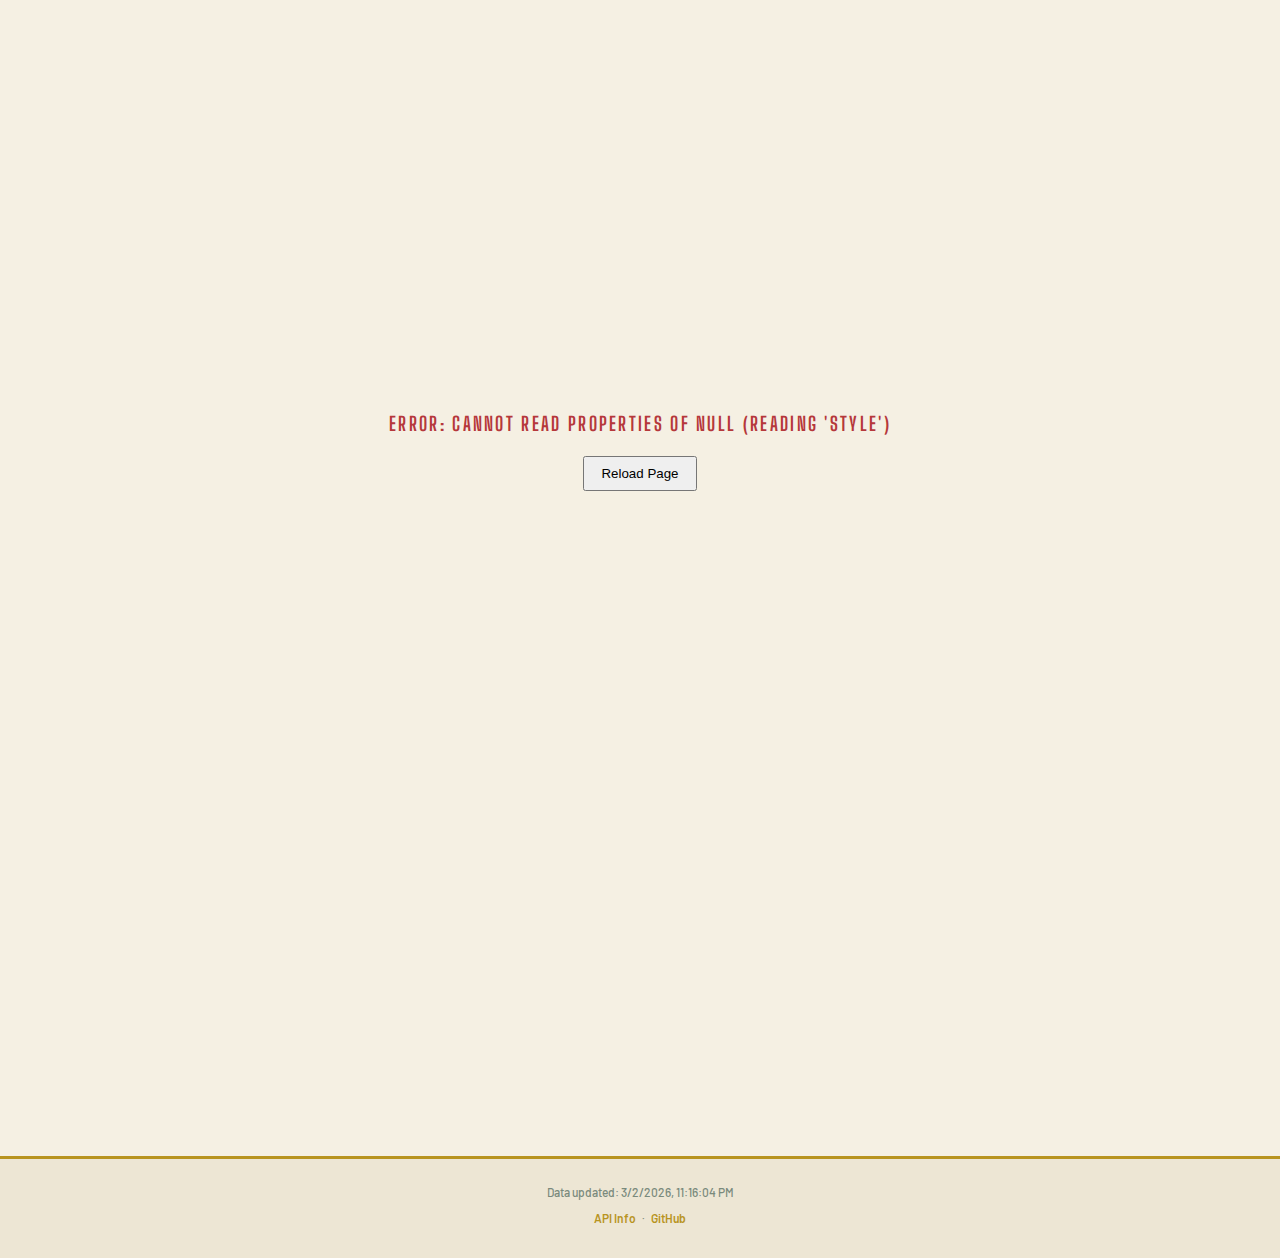
<file: docs/index.html>
<!DOCTYPE html>
<html lang="en" data-theme="dark">

<head>
    <meta charset="UTF-8">
    <meta name="viewport" content="width=device-width, initial-scale=1.0">
    <meta name="description"
        content="Interactive dashboard for EPL betting odds analysis and team performance tracking">
    <title>EPL Odds & Performance Dashboard</title>

    <!-- Favicon -->
    <link rel="icon" type="image/svg+xml" href="favicon.svg">
    <link rel="alternate icon" href="favicon.svg">
    <link rel="mask-icon" href="favicon.svg" color="#2ecc71">

    <!-- Google Fonts -->
    <link rel="preconnect" href="https://fonts.googleapis.com">
    <link rel="preconnect" href="https://fonts.gstatic.com" crossorigin>
    <link href="https://fonts.googleapis.com/css2?family=Barlow:ital,wght@0,400;0,500;0,600;0,700;1,400&family=Big+Shoulders+Display:wght@400;700;800;900&display=swap" rel="stylesheet">

    <!-- Preload critical data -->
    <link rel="preload" href="data/aggregated/team-performance-history.json" as="fetch" crossorigin>

    <!-- Styles -->
    <link rel="stylesheet" href="css/main.css">

    <!-- D3.js from CDN -->
    <script src="https://d3js.org/d3.v7.min.js"></script>
</head>

<body>
    <!-- Loading overlay -->
    <div id="loading-overlay" class="loading-overlay">
        <div class="loading-bar"></div>
        <p>Kick Off...</p>
    </div>

    <!-- Accent bar -->
    <div class="accent-bar"></div>

    <!-- Header -->
    <header class="header" id="site-header">
        <div class="container">
            <div class="header-content">
                <a href="#dashboard" class="logo">
                    <img src="favicon.svg" alt="EPL Odds" class="logo-icon">
                    <div>
                        <h1>EPL Odds</h1>
                        <p class="subtitle">Performance vs Betting Expectations</p>
                    </div>
                </a>
                <div class="header-controls">
                    <button id="theme-toggle" class="theme-toggle" aria-label="Toggle theme">
                        <svg class="theme-icon sun-icon" xmlns="http://www.w3.org/2000/svg" width="20" height="20" viewBox="0 0 24 24" fill="none" stroke="currentColor" stroke-width="2" stroke-linecap="round" stroke-linejoin="round"><circle cx="12" cy="12" r="5"/><line x1="12" y1="1" x2="12" y2="3"/><line x1="12" y1="21" x2="12" y2="23"/><line x1="4.22" y1="4.22" x2="5.64" y2="5.64"/><line x1="18.36" y1="18.36" x2="19.78" y2="19.78"/><line x1="1" y1="12" x2="3" y2="12"/><line x1="21" y1="12" x2="23" y2="12"/><line x1="4.22" y1="19.78" x2="5.64" y2="18.36"/><line x1="18.36" y1="5.64" x2="19.78" y2="4.22"/></svg>
                        <svg class="theme-icon moon-icon" xmlns="http://www.w3.org/2000/svg" width="20" height="20" viewBox="0 0 24 24" fill="none" stroke="currentColor" stroke-width="2" stroke-linecap="round" stroke-linejoin="round"><path d="M21 12.79A9 9 0 1 1 11.21 3 7 7 0 0 0 21 12.79z"/></svg>
                    </button>
                </div>
            </div>
        </div>
    </header>

    <!-- Main Content -->
    <main class="main-content">
        <div class="container">
            <!-- Dashboard View (default) -->
            <div id="dashboard-view" class="view">
                <!-- Stats Strip -->
                <section class="stats-strip reveal">
                    <div class="stat-item">
                        <span class="stat-label">Matches</span>
                        <span class="stat-value" id="stat-matches">-</span>
                    </div>
                    <div class="stat-divider"></div>
                    <div class="stat-item">
                        <span class="stat-label">Teams</span>
                        <span class="stat-value" id="stat-teams">-</span>
                    </div>
                    <div class="stat-divider"></div>
                    <div class="stat-item">
                        <span class="stat-label">Correlation</span>
                        <span class="stat-value" id="stat-correlation">-</span>
                        <span class="stat-subtitle">Prediction Accuracy</span>
                    </div>
                    <div class="stat-divider"></div>
                    <div class="stat-item">
                        <span class="stat-label">Upcoming</span>
                        <span class="stat-value" id="stat-upcoming">-</span>
                    </div>
                </section>

                <!-- Upcoming Matches Strip -->
                <section class="upcoming-strip reveal reveal-delay-1">
                    <div class="upcoming-scroll" id="upcoming-matches-strip">
                        <!-- Populated by JavaScript -->
                    </div>
                </section>

                <!-- Performance Chart Section -->
                <section class="chart-section reveal reveal-delay-2">
                    <div class="section-header">
                        <h2>Team Performance vs Spreads</h2>
                        <p class="section-description">
                            Net Performance = (Actual Goal Difference) + (Spread).
                            Positive values indicate outperformance against betting expectations.
                        </p>
                    </div>
                    <div class="chart-controls">
                        <label>
                            Sort by:
                            <select id="chart-sort">
                                <option value="performance">Performance</option>
                                <option value="alphabetical">Alphabetical</option>
                            </select>
                        </label>
                        <label>
                            Show:
                            <select id="chart-filter">
                                <option value="all">All Matches</option>
                                <option value="last10">Last 10 Matches</option>
                                <option value="last5">Last 5 Matches</option>
                                <option value="season">This Season</option>
                            </select>
                        </label>
                        <label>
                            Location:
                            <select id="chart-location">
                                <option value="all">Home + Away</option>
                                <option value="home">Home Only</option>
                                <option value="away">Away Only</option>
                            </select>
                        </label>
                        <label>
                            Bookmaker:
                            <select id="chart-bookmaker">
                                <option value="consensus">Consensus (Avg)</option>
                                <!-- Dynamic options populated by JavaScript -->
                            </select>
                        </label>
                    </div>
                    <div id="performance-chart" class="chart-container"></div>
                </section>

                <!-- Historical Trends Preview -->
                <section class="chart-section reveal reveal-delay-3">
                    <div class="section-header">
                        <h2>Historical Trends (Top 5 Teams)</h2>
                        <p class="section-description">
                            Cumulative net performance over time for top performing teams.
                        </p>
                    </div>
                    <div id="historical-trends" class="chart-container"></div>
                </section>
            </div><!-- End dashboard-view -->

            <!-- Team Detail View (hidden by default) -->
            <div id="team-detail-view" class="view" style="display: none;">
                <nav class="breadcrumb">
                    <a href="#" id="back-to-dashboard">Dashboard</a>
                </nav>

                <div class="team-header">
                    <h1 id="team-name">Team Name</h1>
                    <div class="team-stats">
                        <div class="team-stat">
                            <span class="label">Net Performance</span>
                            <span class="value" id="team-net-perf">0.00</span>
                        </div>
                        <div class="stat-divider"></div>
                        <div class="team-stat">
                            <span class="label">Matches</span>
                            <span class="value" id="team-matches">0</span>
                        </div>
                        <div class="stat-divider"></div>
                        <div class="team-stat">
                            <span class="label">Win Rate (Moneyline)</span>
                            <span class="value" id="team-win-rate">0%</span>
                        </div>
                        <div class="stat-divider"></div>
                        <div class="team-stat">
                            <span class="label">Spread Cover Rate</span>
                            <span class="value" id="team-cover-rate">0%</span>
                        </div>
                    </div>
                </div>

                <section class="chart-section">
                    <h2>Home vs Away Performance</h2>
                    <p class="section-description">
                        Win Rate = % of matches won outright (W/L/D).
                        Spread Cover Rate = % of matches where team beat the betting spread.
                    </p>
                    <div class="home-away-breakdown">
                        <div class="location-stat">
                            <h3>Home</h3>
                            <div class="location-details">
                                <p><strong>Net Performance:</strong> <span id="home-net-perf">-</span></p>
                                <p><strong>Matches:</strong> <span id="home-matches">-</span></p>
                                <p><strong>Win Rate (Moneyline):</strong> <span id="home-win-rate">-</span></p>
                                <p><strong>Spread Cover Rate:</strong> <span id="home-cover-rate">-</span></p>
                            </div>
                        </div>
                        <div class="location-divider"></div>
                        <div class="location-stat">
                            <h3>Away</h3>
                            <div class="location-details">
                                <p><strong>Net Performance:</strong> <span id="away-net-perf">-</span></p>
                                <p><strong>Matches:</strong> <span id="away-matches">-</span></p>
                                <p><strong>Win Rate (Moneyline):</strong> <span id="away-win-rate">-</span></p>
                                <p><strong>Spread Cover Rate:</strong> <span id="away-cover-rate">-</span></p>
                            </div>
                        </div>
                    </div>
                </section>

                <!-- Performance by Bookmaker -->
                <section class="chart-section" id="bookmaker-comparison-section">
                    <h2>Performance by Bookmaker</h2>
                    <p class="section-description">
                        How this team performs against different bookmakers' spreads.
                    </p>
                    <div id="bookmaker-comparison-table">
                        <table class="odds-table">
                            <thead>
                                <tr>
                                    <th>Bookmaker</th>
                                    <th>Net Performance</th>
                                    <th>Cover Rate</th>
                                    <th>Matches w/ Data</th>
                                </tr>
                            </thead>
                            <tbody id="bookmaker-comparison-body">
                            </tbody>
                        </table>
                    </div>
                </section>

                <section class="chart-section">
                    <h2>Performance Distribution</h2>
                    <p class="section-description">
                        Breakdown of match results and spread betting performance.
                    </p>
                    <div class="pie-charts-container">
                        <div class="pie-chart-wrapper">
                            <h3>Match Results</h3>
                            <div id="results-pie-chart" class="chart-container"></div>
                        </div>
                        <div class="pie-chart-wrapper">
                            <h3>Spread Performance</h3>
                            <div id="covers-pie-chart" class="chart-container"></div>
                        </div>
                    </div>
                </section>

                <section class="chart-section">
                    <h2>Performance Trend</h2>
                    <div id="team-trend-chart" class="chart-container"></div>
                </section>

                <section class="table-section">
                    <h2>Match History</h2>
                    <div class="table-container">
                        <table class="match-history-table">
                            <thead>
                                <tr>
                                    <th>Date</th>
                                    <th>Opponent</th>
                                    <th>Location</th>
                                    <th>Score</th>
                                    <th>Result</th>
                                    <th>Expected (Spread)</th>
                                    <th>Actual Margin</th>
                                    <th>Net Performance</th>
                                    <th>Beat Spread?</th>
                                </tr>
                            </thead>
                            <tbody id="match-history-body">
                                <!-- Populated by JavaScript -->
                            </tbody>
                        </table>
                    </div>
                </section>
            </div>
        </div>
    </main>

    <!-- Footer -->
    <footer class="footer">
        <div class="container">
            <p>Data updated: <span id="last-updated">-</span></p>
            <p>
                <a href="api.html">API Info</a> <span class="footer-sep">&middot;</span>
                <a href="https://github.com/adarshs02/pl-odds" target="_blank">GitHub</a>
            </p>
        </div>
    </footer>

    <!-- JavaScript Modules -->
    <script type="module" src="js/app.js"></script>
</body>

</html>
</file>
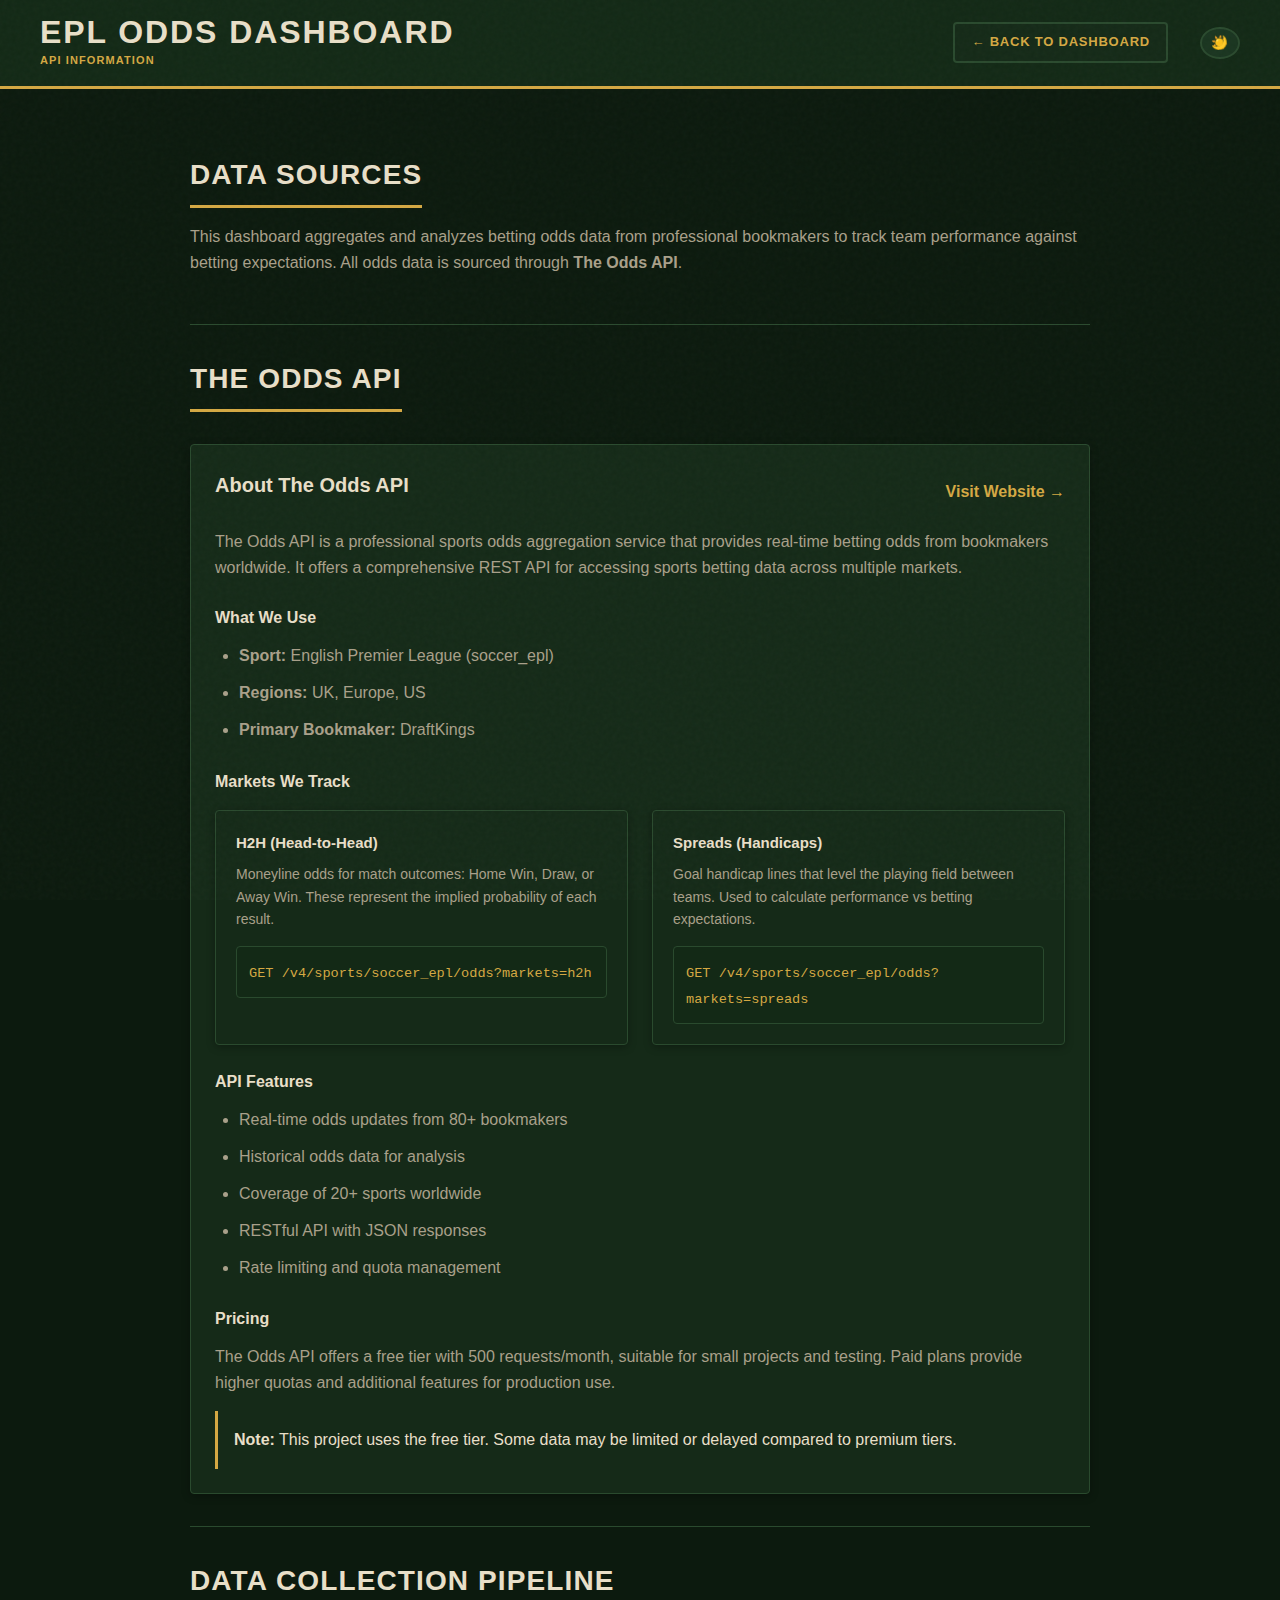
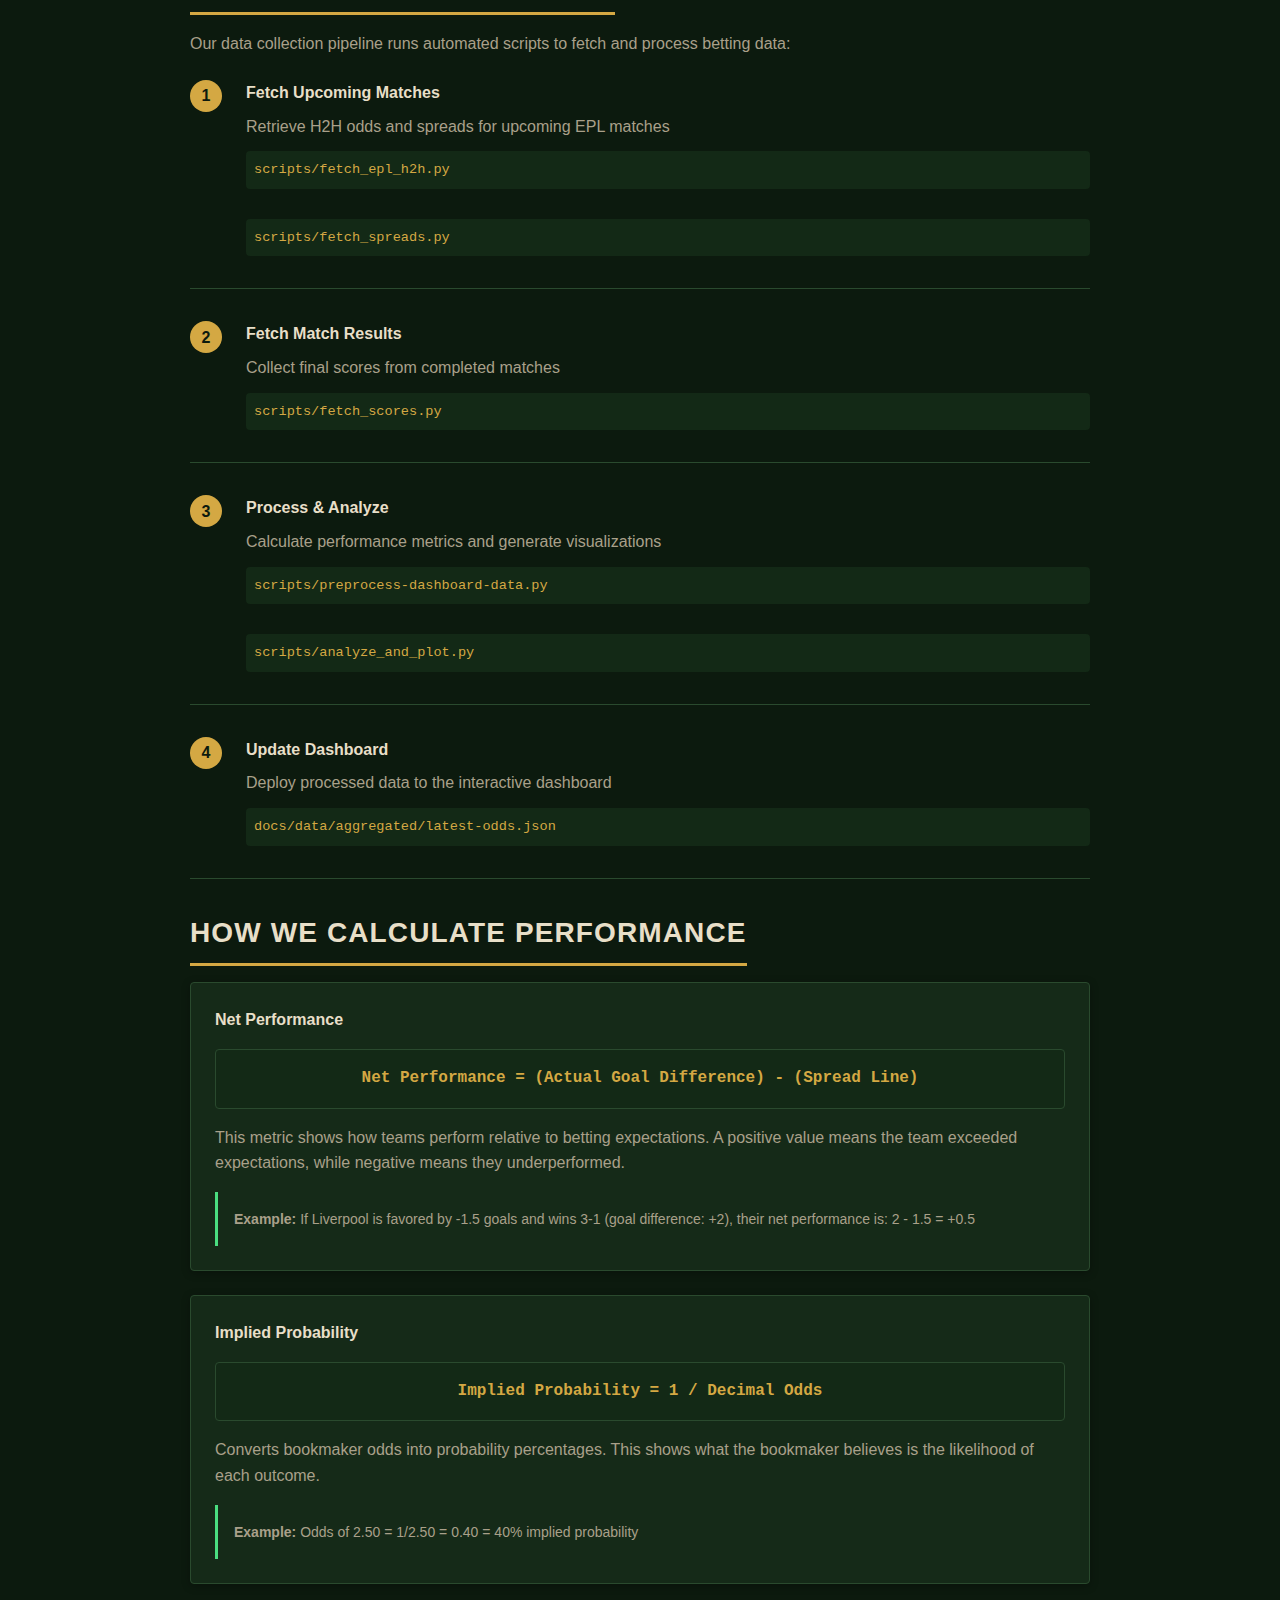
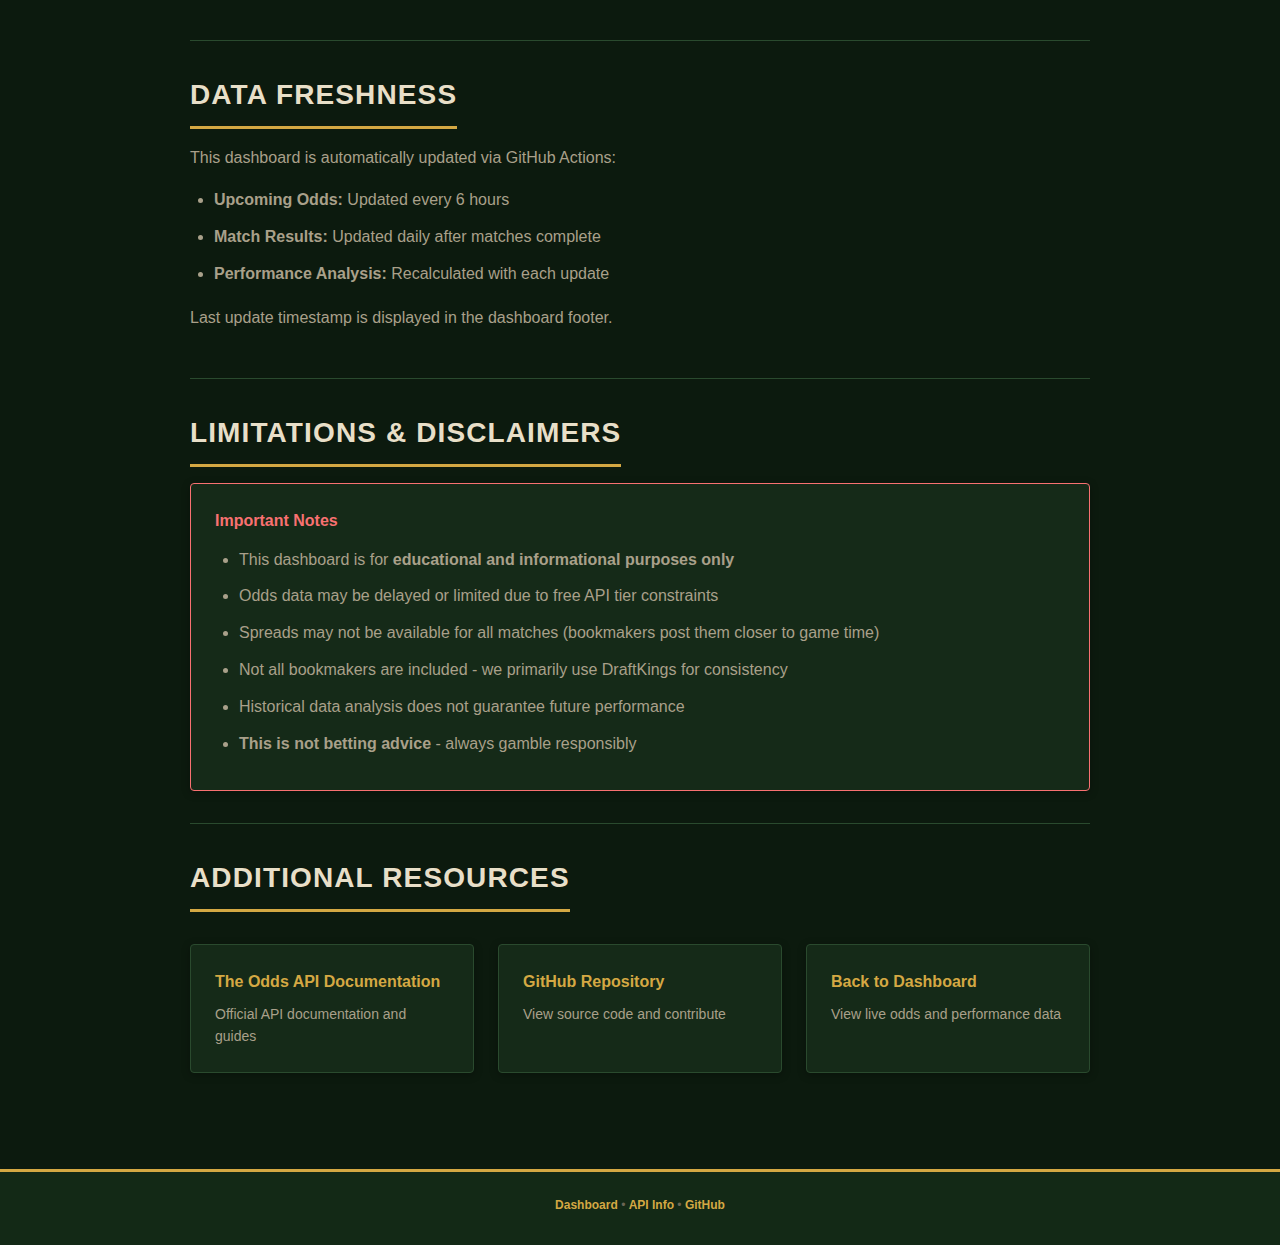
<file: docs/api.html>
<!DOCTYPE html>
<html lang="en" data-theme="dark">
<head>
    <meta charset="UTF-8">
    <meta name="viewport" content="width=device-width, initial-scale=1.0">
    <meta name="description" content="Betting API information for EPL Odds Dashboard">
    <title>API Information - EPL Odds Dashboard</title>

    <!-- Favicon -->
    <link rel="icon" type="image/svg+xml" href="favicon.svg">
    <link rel="alternate icon" href="favicon.svg">
    <link rel="mask-icon" href="favicon.svg" color="#2ecc71">

    <!-- Styles -->
    <link rel="stylesheet" href="css/main.css">
</head>
<body>
    <!-- Header -->
    <header class="header">
        <div class="container">
            <div class="header-content">
                <div class="logo">
                    <h1>EPL Odds Dashboard</h1>
                    <p class="subtitle">API Information</p>
                </div>
                <div class="header-controls">
                    <a href="index.html" class="btn-back">← Back to Dashboard</a>
                    <button id="theme-toggle" class="theme-toggle" aria-label="Toggle theme">
                        <span class="theme-icon sun">☀️</span>
                        <span class="theme-icon moon">🌙</span>
                    </button>
                </div>
            </div>
        </div>
    </header>

    <!-- Main Content -->
    <main class="main-content">
        <div class="container">
            <div class="content-page">
                <!-- Overview Section -->
                <section class="content-section">
                    <h2>Data Sources</h2>
                    <p>
                        This dashboard aggregates and analyzes betting odds data from professional bookmakers
                        to track team performance against betting expectations. All odds data is sourced through
                        <strong>The Odds API</strong>.
                    </p>
                </section>

                <!-- The Odds API -->
                <section class="content-section">
                    <h2>The Odds API</h2>
                    <div class="api-card">
                        <div class="api-header">
                            <h3>About The Odds API</h3>
                            <a href="https://the-odds-api.com" target="_blank" class="api-link">Visit Website →</a>
                        </div>
                        <p>
                            The Odds API is a professional sports odds aggregation service that provides real-time
                            betting odds from bookmakers worldwide. It offers a comprehensive REST API for accessing
                            sports betting data across multiple markets.
                        </p>

                        <h4>What We Use</h4>
                        <ul>
                            <li><strong>Sport:</strong> English Premier League (soccer_epl)</li>
                            <li><strong>Regions:</strong> UK, Europe, US</li>
                            <li><strong>Primary Bookmaker:</strong> DraftKings</li>
                        </ul>

                        <h4>Markets We Track</h4>
                        <div class="markets-grid">
                            <div class="market-card">
                                <h5>H2H (Head-to-Head)</h5>
                                <p>
                                    Moneyline odds for match outcomes: Home Win, Draw, or Away Win.
                                    These represent the implied probability of each result.
                                </p>
                                <div class="api-endpoint">
                                    <code>GET /v4/sports/soccer_epl/odds?markets=h2h</code>
                                </div>
                            </div>

                            <div class="market-card">
                                <h5>Spreads (Handicaps)</h5>
                                <p>
                                    Goal handicap lines that level the playing field between teams.
                                    Used to calculate performance vs betting expectations.
                                </p>
                                <div class="api-endpoint">
                                    <code>GET /v4/sports/soccer_epl/odds?markets=spreads</code>
                                </div>
                            </div>
                        </div>

                        <h4>API Features</h4>
                        <ul>
                            <li>Real-time odds updates from 80+ bookmakers</li>
                            <li>Historical odds data for analysis</li>
                            <li>Coverage of 20+ sports worldwide</li>
                            <li>RESTful API with JSON responses</li>
                            <li>Rate limiting and quota management</li>
                        </ul>

                        <h4>Pricing</h4>
                        <p>
                            The Odds API offers a free tier with 500 requests/month, suitable for small projects
                            and testing. Paid plans provide higher quotas and additional features for production use.
                        </p>
                        <div class="pricing-note">
                            <strong>Note:</strong> This project uses the free tier. Some data may be limited or
                            delayed compared to premium tiers.
                        </div>
                    </div>
                </section>

                <!-- Data Collection -->
                <section class="content-section">
                    <h2>Data Collection Pipeline</h2>
                    <p>
                        Our data collection pipeline runs automated scripts to fetch and process betting data:
                    </p>

                    <div class="pipeline-steps">
                        <div class="step">
                            <div class="step-number">1</div>
                            <div class="step-content">
                                <h4>Fetch Upcoming Matches</h4>
                                <p>Retrieve H2H odds and spreads for upcoming EPL matches</p>
                                <code>scripts/fetch_epl_h2h.py</code><br>
                                <code>scripts/fetch_spreads.py</code>
                            </div>
                        </div>

                        <div class="step">
                            <div class="step-number">2</div>
                            <div class="step-content">
                                <h4>Fetch Match Results</h4>
                                <p>Collect final scores from completed matches</p>
                                <code>scripts/fetch_scores.py</code>
                            </div>
                        </div>

                        <div class="step">
                            <div class="step-number">3</div>
                            <div class="step-content">
                                <h4>Process & Analyze</h4>
                                <p>Calculate performance metrics and generate visualizations</p>
                                <code>scripts/preprocess-dashboard-data.py</code><br>
                                <code>scripts/analyze_and_plot.py</code>
                            </div>
                        </div>

                        <div class="step">
                            <div class="step-number">4</div>
                            <div class="step-content">
                                <h4>Update Dashboard</h4>
                                <p>Deploy processed data to the interactive dashboard</p>
                                <code>docs/data/aggregated/latest-odds.json</code>
                            </div>
                        </div>
                    </div>
                </section>

                <!-- Metrics Explanation -->
                <section class="content-section">
                    <h2>How We Calculate Performance</h2>

                    <div class="metric-explanation">
                        <h4>Net Performance</h4>
                        <div class="formula">
                            Net Performance = (Actual Goal Difference) - (Spread Line)
                        </div>
                        <p>
                            This metric shows how teams perform relative to betting expectations.
                            A positive value means the team exceeded expectations, while negative means
                            they underperformed.
                        </p>
                        <div class="example">
                            <strong>Example:</strong> If Liverpool is favored by -1.5 goals and wins 3-1
                            (goal difference: +2), their net performance is: 2 - 1.5 = +0.5
                        </div>
                    </div>

                    <div class="metric-explanation">
                        <h4>Implied Probability</h4>
                        <div class="formula">
                            Implied Probability = 1 / Decimal Odds
                        </div>
                        <p>
                            Converts bookmaker odds into probability percentages. This shows what the
                            bookmaker believes is the likelihood of each outcome.
                        </p>
                        <div class="example">
                            <strong>Example:</strong> Odds of 2.50 = 1/2.50 = 0.40 = 40% implied probability
                        </div>
                    </div>
                </section>

                <!-- Update Frequency -->
                <section class="content-section">
                    <h2>Data Freshness</h2>
                    <p>
                        This dashboard is automatically updated via GitHub Actions:
                    </p>
                    <ul>
                        <li><strong>Upcoming Odds:</strong> Updated every 6 hours</li>
                        <li><strong>Match Results:</strong> Updated daily after matches complete</li>
                        <li><strong>Performance Analysis:</strong> Recalculated with each update</li>
                    </ul>
                    <p>
                        Last update timestamp is displayed in the dashboard footer.
                    </p>
                </section>

                <!-- Limitations -->
                <section class="content-section">
                    <h2>Limitations & Disclaimers</h2>
                    <div class="disclaimer-box">
                        <h4>Important Notes</h4>
                        <ul>
                            <li>This dashboard is for <strong>educational and informational purposes only</strong></li>
                            <li>Odds data may be delayed or limited due to free API tier constraints</li>
                            <li>Spreads may not be available for all matches (bookmakers post them closer to game time)</li>
                            <li>Not all bookmakers are included - we primarily use DraftKings for consistency</li>
                            <li>Historical data analysis does not guarantee future performance</li>
                            <li><strong>This is not betting advice</strong> - always gamble responsibly</li>
                        </ul>
                    </div>
                </section>

                <!-- Resources -->
                <section class="content-section">
                    <h2>Additional Resources</h2>
                    <div class="resources-grid">
                        <a href="https://the-odds-api.com/liveapi/guides/v4/" target="_blank" class="resource-link">
                            <h4>The Odds API Documentation</h4>
                            <p>Official API documentation and guides</p>
                        </a>
                        <a href="https://github.com/adarshs02/pl-odds" target="_blank" class="resource-link">
                            <h4>GitHub Repository</h4>
                            <p>View source code and contribute</p>
                        </a>
                        <a href="index.html" class="resource-link">
                            <h4>Back to Dashboard</h4>
                            <p>View live odds and performance data</p>
                        </a>
                    </div>
                </section>
            </div>
        </div>
    </main>

    <!-- Footer -->
    <footer class="footer">
        <div class="container">
            <p>
                <a href="index.html">Dashboard</a> •
                <a href="api.html">API Info</a> •
                <a href="https://github.com/adarshs02/pl-odds" target="_blank">GitHub</a>
            </p>
        </div>
    </footer>

    <!-- Theme Toggle Script -->
    <script>
        // Theme toggle functionality
        const themeToggle = document.getElementById('theme-toggle');
        const html = document.documentElement;

        // Check for saved theme preference or default to 'dark'
        const currentTheme = localStorage.getItem('theme') || 'dark';
        html.setAttribute('data-theme', currentTheme);

        themeToggle.addEventListener('click', () => {
            const newTheme = html.getAttribute('data-theme') === 'dark' ? 'light' : 'dark';
            html.setAttribute('data-theme', newTheme);
            localStorage.setItem('theme', newTheme);
        });
    </script>
</body>
</html>
</file>
<file: docs/css/main.css>
/* ===== CSS Reset & Base ===== */
*,
*::before,
*::after {
    margin: 0;
    padding: 0;
    box-sizing: border-box;
}

html {
    margin: 0;
    padding: 0;
}

/* ===== Theme Variables ===== */
:root[data-theme="light"] {
    --bg-primary: #F5F0E3;
    --bg-secondary: #EDE6D4;
    --bg-tertiary: #E3DACA;
    --bg-card: #FDFAF2;
    --text-primary: #1A2E1C;
    --text-secondary: #4A5D4C;
    --text-tertiary: #7A8A7C;
    --border-color: #C9C0A8;
    --shadow: 0 2px 8px rgba(0,0,0,0.06);
    --shadow-hover: 0 4px 16px rgba(0,0,0,0.12);
    --accent-positive: #2D7A4B;
    --accent-negative: #B5383B;
    --accent-neutral: #7A8A7C;
    --accent-primary: #B8941F;
    --chart-grid: #DDD5C2;
    --chart-text: #4A5D4C;
}

:root[data-theme="dark"] {
    --bg-primary: #0C1A0E;
    --bg-secondary: #132916;
    --bg-tertiary: #1A3520;
    --bg-card: #152A18;
    --text-primary: #E8DFC8;
    --text-secondary: #A9A08A;
    --text-tertiary: #6B6554;
    --border-color: #2A4A2E;
    --shadow: 0 2px 8px rgba(0,0,0,0.3);
    --shadow-hover: 0 4px 16px rgba(0,0,0,0.5);
    --accent-positive: #4ADE80;
    --accent-negative: #F87171;
    --accent-neutral: #A9A08A;
    --accent-primary: #D4A843;
    --chart-grid: #1A3520;
    --chart-text: #A9A08A;
}

/* ===== Base Styles ===== */
html {
    font-size: 16px;
    scroll-behavior: smooth;
}

body {
    font-family: 'Barlow', -apple-system, BlinkMacSystemFont, sans-serif;
    font-weight: 400;
    letter-spacing: 0;
    background-color: var(--bg-primary);
    color: var(--text-primary);
    line-height: 1.6;
    transition: background-color 0.25s ease, color 0.25s ease;
    overscroll-behavior: none;
    position: relative;
}

/* Noise texture overlay — subtle grain for printed feel */
body::after {
    content: '';
    position: fixed;
    top: 0;
    left: 0;
    width: 100%;
    height: 100%;
    pointer-events: none;
    z-index: 9998;
    opacity: 0.03;
    background-image: url("data:image/svg+xml,%3Csvg viewBox='0 0 256 256' xmlns='http://www.w3.org/2000/svg'%3E%3Cfilter id='n'%3E%3CfeTurbulence type='fractalNoise' baseFrequency='0.8' numOctaves='4' stitchTiles='stitch'/%3E%3C/filter%3E%3Crect width='100%25' height='100%25' filter='url(%23n)'/%3E%3C/svg%3E");
}

/* Custom scrollbar */
::-webkit-scrollbar {
    width: 8px;
    height: 8px;
}

::-webkit-scrollbar-track {
    background: var(--bg-secondary);
}

::-webkit-scrollbar-thumb {
    background: var(--border-color);
    border-radius: 4px;
}

::-webkit-scrollbar-thumb:hover {
    background: var(--accent-primary);
}

/* ===== Typography ===== */
h1, h2, .stat-value {
    font-family: 'Big Shoulders Display', 'Impact', sans-serif;
    font-weight: 800;
    letter-spacing: 0.02em;
    text-transform: uppercase;
}

h3, th, .stat-label, .theme-toggle, .chart-controls label {
    font-family: 'Barlow', sans-serif;
    font-weight: 600;
}

/* ===== Container ===== */
.container {
    max-width: 1320px;
    margin: 0 auto;
    padding: 0 2.5rem;
}

@media (max-width: 640px) {
    .container {
        padding: 0 1.25rem;
    }
}

/* ===== Accent Bar — gold-to-green gradient strip ===== */
.accent-bar {
    height: 4px;
    background: linear-gradient(90deg, var(--accent-primary) 0%, var(--accent-positive) 100%);
    position: relative;
    z-index: 101;
}

/* ===== Loading Overlay ===== */
.loading-overlay {
    position: fixed;
    top: 0;
    left: 0;
    width: 100%;
    height: 100%;
    background: var(--bg-primary);
    display: flex;
    flex-direction: column;
    align-items: center;
    justify-content: center;
    z-index: 9999;
    transition: opacity 0.3s ease;
}

.loading-overlay.hidden {
    opacity: 0;
    pointer-events: none;
    display: none;
}

.loading-bar {
    width: 120px;
    height: 3px;
    background: var(--border-color);
    border-radius: 2px;
    position: relative;
    overflow: hidden;
    margin-bottom: 1.5rem;
}

.loading-bar::after {
    content: '';
    position: absolute;
    top: 0;
    left: -40px;
    width: 40px;
    height: 100%;
    background: var(--accent-primary);
    animation: loadingSweep 1s ease-in-out infinite;
}

@keyframes loadingSweep {
    0% { left: -40px; }
    100% { left: 120px; }
}

.loading-overlay p {
    font-family: 'Big Shoulders Display', sans-serif;
    font-size: 1rem;
    font-weight: 700;
    text-transform: uppercase;
    letter-spacing: 0.12em;
    color: var(--accent-primary);
}

/* ===== Header ===== */
.header {
    background: var(--bg-secondary);
    border-bottom: 3px solid var(--accent-primary);
    padding: 1rem 0;
    position: sticky;
    top: 0;
    z-index: 100;
    transition: background-color 0.25s ease, border-color 0.25s ease;
}

.header.scrolled {
    background: color-mix(in srgb, var(--bg-secondary) 92%, transparent);
    backdrop-filter: blur(12px);
    -webkit-backdrop-filter: blur(12px);
}

.header-content {
    display: flex;
    justify-content: space-between;
    align-items: center;
    gap: 2rem;
}

a.logo {
    display: flex;
    flex-direction: row;
    align-items: center;
    gap: 0.75rem;
    text-decoration: none;
    cursor: pointer;
}

a.logo:hover {
    opacity: 0.85;
}

.logo-icon {
    width: 40px;
    height: 40px;
    max-width: 40px;
    max-height: 40px;
    flex-shrink: 0;
}

.logo h1 {
    font-family: 'Big Shoulders Display', 'Impact', sans-serif;
    font-size: 2rem;
    font-weight: 900;
    color: var(--text-primary);
    letter-spacing: 0.06em;
    margin-bottom: 0;
    line-height: 1;
    text-transform: uppercase;
}

.subtitle {
    font-family: 'Barlow', sans-serif;
    font-size: 0.6875rem;
    font-weight: 600;
    text-transform: uppercase;
    letter-spacing: 0.1em;
    color: var(--accent-primary);
    margin-top: 0.25rem;
}

.header-controls {
    display: flex;
    gap: 1rem;
    align-items: center;
}

/* Theme Toggle */
.theme-toggle {
    background: var(--bg-tertiary);
    border: 2px solid var(--border-color);
    border-radius: 50%;
    width: 40px;
    height: 40px;
    padding: 0;
    display: flex;
    align-items: center;
    justify-content: center;
    cursor: pointer;
    text-transform: uppercase;
    letter-spacing: 0.1em;
    color: var(--text-secondary);
    transition: color 0.25s ease, border-color 0.25s ease, background-color 0.25s ease;
    position: relative;
    overflow: hidden;
    height: 2rem;
    display: flex;
    align-items: center;
    justify-content: center;
}

.theme-toggle:hover {
    color: var(--accent-primary);
    border-color: var(--accent-primary);
    transform: rotate(15deg);
    transition: transform 0.3s ease, color 0.2s ease, border-color 0.2s ease;
}

.theme-icon {
    transition: opacity 0.3s ease, transform 0.4s ease;
    position: absolute;
}

/* Light mode: show moon icon (switch to dark) */
[data-theme="light"] .sun-icon {
    opacity: 0;
    transform: scale(0.5) rotate(-90deg);
}

[data-theme="light"] .moon-icon {
    opacity: 1;
    transform: scale(1) rotate(0deg);
}

/* Dark mode: show sun icon (switch to light) */
[data-theme="dark"] .moon-icon {
    opacity: 0;
    transform: scale(0.5) rotate(90deg);
}

[data-theme="dark"] .sun-icon {
    opacity: 1;
    transform: scale(1) rotate(0deg);
}

/* ===== Main Content ===== */
.main-content {
    min-height: calc(100vh - 200px);
    padding: 2rem 0;
}

.view {
    animation: viewEnter 0.4s cubic-bezier(0.16, 1, 0.3, 1) forwards;
}

@keyframes viewEnter {
    from { opacity: 0; transform: translateY(8px); }
    to { opacity: 1; transform: translateY(0); }
}

/* ===== Stats Strip — card-based scoreboard ===== */
.stats-strip {
    display: flex;
    align-items: stretch;
    justify-content: center;
    gap: 1.25rem;
    padding: 1.5rem 0 2rem;
}

.stat-item {
    display: flex;
    flex-direction: column;
    align-items: center;
    gap: 0.25rem;
    background: var(--bg-card);
    border: 1px solid var(--border-color);
    border-left: 3px solid var(--accent-primary);
    padding: 1rem 1.5rem;
    border-radius: 4px;
    box-shadow: var(--shadow);
    min-width: 130px;
    transition: border-color 0.2s ease, box-shadow 0.2s ease;
}

.stat-item:hover {
    border-color: var(--accent-primary);
    box-shadow: var(--shadow-hover);
}

.stat-label {
    font-family: 'Barlow', sans-serif;
    font-size: 0.625rem;
    font-weight: 700;
    text-transform: uppercase;
    letter-spacing: 0.12em;
    color: var(--text-tertiary);
}

.stat-value {
    font-family: 'Big Shoulders Display', sans-serif;
    font-size: 2.75rem;
    font-weight: 800;
    color: var(--text-primary);
    letter-spacing: 0.02em;
    line-height: 1;
}

.stat-subtitle {
    font-size: 0.625rem;
    color: var(--text-tertiary);
    margin-top: 0;
    font-family: 'Barlow', sans-serif;
    font-weight: 500;
}

.stat-divider {
    display: none;
}

@media (max-width: 640px) {
    .stats-strip {
        display: grid;
        grid-template-columns: 1fr 1fr;
        gap: 0.75rem;
    }

    .stat-item {
        min-width: unset;
        padding: 0.75rem 1rem;
    }

    .stat-value {
        font-size: 2rem;
    }
}

/* ===== Upcoming Matches — fixture ticket cards ===== */
/* ===== Dashboard Layout with Sidebar ===== */
.dashboard-layout {
    display: grid;
    grid-template-columns: 1fr 200px;
    gap: 1.5rem;
}

.dashboard-layout > .view {
    min-width: 0;
    order: 0;
}

.upcoming-sidebar {
    order: 1;
    align-self: start;
    background: var(--bg-card);
    border: 1px solid var(--border-color);
    border-radius: 4px;
    padding: 0.75rem;
    box-shadow: var(--shadow);
}

.sidebar-title {
    font-family: 'Big Shoulders Display', 'Impact', sans-serif;
    font-size: 0.75rem;
    font-weight: 800;
    text-transform: uppercase;
    letter-spacing: 0.1em;
    color: var(--text-primary);
    margin-bottom: 0.5rem;
    padding-bottom: 0.375rem;
    border-bottom: 2px solid var(--accent-primary);
}

.upcoming-scroll {
    display: flex;
    flex-direction: column;
    gap: 0.375rem;
    overflow-y: auto;
    scrollbar-width: none;
}

.upcoming-scroll::-webkit-scrollbar {
    display: none;
}

.upcoming-capsule {
    display: flex;
    flex-direction: column;
    gap: 0.25rem;
    background: var(--bg-secondary);
    border: 1px solid var(--border-color);
    border-radius: 4px;
    padding: 0.5rem 0.625rem;
    transition: border-color 0.2s ease, box-shadow 0.2s ease;
}

.upcoming-capsule:hover {
    border-color: var(--accent-primary);
    box-shadow: var(--shadow-hover);
}

.upcoming-date {
    font-family: 'Barlow', sans-serif;
    font-size: 0.5625rem;
    font-weight: 700;
    text-transform: uppercase;
    letter-spacing: 0.12em;
    color: var(--accent-primary);
}

.upcoming-match {
    font-family: 'Barlow', sans-serif;
    font-size: 0.75rem;
    color: var(--text-secondary);
    font-weight: 500;
    line-height: 1.3;
}

.upcoming-match .team-name {
    color: var(--text-primary);
    font-weight: 700;
    cursor: pointer;
    transition: color 0.15s ease;
}

.upcoming-match .team-name:hover {
    color: var(--accent-primary);
}

.upcoming-match .vs-text {
    color: var(--accent-primary);
    padding: 0 0.375rem;
    font-weight: 700;
}

.upcoming-empty {
    font-size: 0.875rem;
    color: var(--text-tertiary);
    text-align: center;
    width: 100%;
    padding: 0.5rem 0;
    font-weight: 500;
}

/* ===== Sections ===== */
.chart-section,
.table-section {
    margin-bottom: 2rem;
}

.section-header {
    margin-bottom: 1.5rem;
}

.section-header h2,
.chart-section > h2,
.table-section > h2 {
    font-family: 'Big Shoulders Display', sans-serif;
    font-size: 1.5rem;
    font-weight: 800;
    color: var(--text-primary);
    margin-bottom: 0.75rem;
    letter-spacing: 0.04em;
    text-transform: uppercase;
    display: inline-block;
    padding-bottom: 0.5rem;
    border-bottom: 3px solid var(--accent-primary);
}

.section-description {
    font-size: 0.875rem;
    color: var(--text-secondary);
    line-height: 1.5;
    max-width: 640px;
    margin-top: 0.25rem;
}

/* ===== Chart Controls — retro control panel ===== */
.chart-controls {
    display: flex;
    gap: 1.5rem;
    margin-bottom: 1.5rem;
    flex-wrap: wrap;
    background: var(--bg-card);
    border: 1px solid var(--border-color);
    border-radius: 4px;
    padding: 1rem 1.25rem;
    box-shadow: var(--shadow);
}

.chart-controls label {
    display: flex;
    align-items: center;
    gap: 0.5rem;
    font-size: 0.6875rem;
    font-weight: 700;
    text-transform: uppercase;
    letter-spacing: 0.08em;
    color: var(--text-tertiary);
}

.chart-controls select {
    background: var(--bg-secondary);
    color: var(--text-primary);
    border: 1px solid var(--border-color);
    border-radius: 4px;
    padding: 0.375rem 1.5rem 0.375rem 0.5rem;
    font-family: 'Barlow', sans-serif;
    font-size: 0.8125rem;
    font-weight: 600;
    cursor: pointer;
    transition: border-color 0.15s ease;
    appearance: none;
    -webkit-appearance: none;
    background-image: url("data:image/svg+xml,%3Csvg xmlns='http://www.w3.org/2000/svg' width='10' height='6' viewBox='0 0 10 6'%3E%3Cpath d='M1 1l4 4 4-4' stroke='%239A9A9A' stroke-width='1.2' fill='none' stroke-linecap='round'/%3E%3C/svg%3E");
    background-repeat: no-repeat;
    background-position: right 0.375rem center;
}

.chart-controls select:focus {
    outline: none;
    border-color: var(--accent-primary);
}

.chart-controls select:hover {
    border-color: var(--accent-primary);
}

/* ===== Chart Container — card with depth ===== */
.chart-container {
    background: var(--bg-card);
    border: 1px solid var(--border-color);
    border-radius: 4px;
    padding: 1.25rem;
    box-shadow: var(--shadow);
    min-height: 200px;
    position: relative;
    overflow: visible;
    transform: translateZ(0);
    -webkit-transform: translateZ(0);
    touch-action: pan-y;
}

@media (max-width: 640px) {
    .chart-container {
        padding: 0.75rem;
        min-height: 200px;
        overflow-x: auto;
        overflow-y: visible;
    }

    .chart-controls {
        gap: 0.75rem;
        padding: 0.75rem;
    }

    .chart-controls label {
        font-size: 0.625rem;
        flex: 1 1 45%;
    }

    .chart-controls select {
        font-size: 0.75rem;
    }

    .section-description {
        font-size: 0.75rem;
    }
}

/* D3 Chart Styles */
.chart-container svg {
    display: block;
    width: 100%;
    transform: translateZ(0);
    -webkit-transform: translateZ(0);
}

.team-marker {
    transition: opacity 0.15s ease;
}

.quadrant-line,
.quadrant-label,
.axis-label {
    pointer-events: none;
    user-select: none;
}

.axis text {
    fill: var(--chart-text);
    font-family: 'Barlow', sans-serif;
    font-size: 12px;
    font-weight: 500;
}

.axis line {
    stroke: var(--chart-grid);
}

.axis path {
    display: none;
}

.grid line {
    stroke: var(--chart-grid);
    stroke-opacity: 0.3;
}

.tooltip {
    position: absolute;
    background: var(--bg-card);
    border: 2px solid var(--accent-primary);
    border-radius: 4px;
    padding: 0.875rem;
    pointer-events: none;
    opacity: 0;
    transition: opacity 0.15s ease;
    font-size: 0.8125rem;
    z-index: 1000;
    font-family: 'Barlow', sans-serif;
    box-shadow: var(--shadow-hover);
}

.tooltip.visible {
    opacity: 1;
}

.tooltip-title {
    font-family: 'Big Shoulders Display', sans-serif;
    font-weight: 800;
    font-size: 1rem;
    text-transform: uppercase;
    letter-spacing: 0.02em;
    margin-bottom: 0.5rem;
    color: var(--text-primary);
}

.tooltip-content {
    color: var(--text-secondary);
    line-height: 1.6;
}

/* ===== Tables — programme-style ===== */
.table-container,
#bookmaker-comparison-table {
    background: var(--bg-card);
    border: 1px solid var(--border-color);
    border-radius: 4px;
    overflow: hidden;
    box-shadow: var(--shadow);
}

table {
    width: 100%;
    border-collapse: collapse;
}

thead {
    background: var(--bg-secondary);
}

th {
    padding: 0.875rem 1rem;
    text-align: left;
    font-family: 'Barlow', sans-serif;
    font-weight: 700;
    font-size: 0.6875rem;
    text-transform: uppercase;
    letter-spacing: 0.1em;
    color: var(--text-tertiary);
    border-bottom: 3px solid var(--accent-primary);
}

th.sortable {
    cursor: pointer;
    user-select: none;
}

th.sortable:hover {
    color: var(--accent-primary);
}

td {
    padding: 0.75rem 1rem;
    border-bottom: 1px solid var(--border-color);
    font-size: 0.875rem;
}

tbody tr:last-child td {
    border-bottom: none;
}

tbody tr {
    transition: background-color 0.15s ease;
}

tbody tr:nth-child(even) {
    background: color-mix(in srgb, var(--bg-secondary) 40%, transparent);
}

tbody tr:hover {
    background: color-mix(in srgb, var(--accent-primary) 8%, transparent);
}

.team-name {
    font-weight: 600;
    cursor: pointer;
    color: var(--text-primary);
    transition: color 0.15s ease;
}

.team-name:hover {
    color: var(--accent-primary);
    text-decoration: none;
}

.odds-value {
    font-weight: 600;
    font-variant-numeric: tabular-nums;
}

.favorite-badge {
    font-family: 'Barlow', sans-serif;
    font-size: 0.75rem;
    font-weight: 600;
    text-transform: uppercase;
    letter-spacing: 0.04em;
    color: var(--text-secondary);
}

/* Team logo styles */
.team-logo {
    display: inline-block;
    position: relative;
}

.team-logo img {
    display: block;
}

.team-logo-fallback {
    position: absolute;
    top: 0;
    left: 0;
}

@media (max-width: 768px) {
    .table-container {
        overflow-x: auto;
        -webkit-overflow-scrolling: touch;
    }

    th, td {
        padding: 0.625rem 0.5rem;
        font-size: 0.8125rem;
        white-space: nowrap;
    }

    .match-history-table th,
    .match-history-table td {
        min-width: 80px;
    }

    .match-history-table th:first-child,
    .match-history-table td:first-child {
        position: sticky;
        left: 0;
        background: var(--bg-card);
        z-index: 1;
    }
}

/* ===== Team Detail View ===== */
.breadcrumb {
    margin-bottom: 1.5rem;
}

.breadcrumb a {
    font-family: 'Barlow', sans-serif;
    color: var(--accent-primary);
    text-decoration: none;
    font-size: 0.8125rem;
    font-weight: 700;
    text-transform: uppercase;
    letter-spacing: 0.08em;
    transition: color 0.15s ease;
}

.breadcrumb a:hover {
    color: var(--text-primary);
}

.team-header {
    background: var(--bg-card);
    border: 1px solid var(--border-color);
    border-left: 4px solid var(--accent-primary);
    border-radius: 4px;
    padding: 1.5rem 2rem;
    margin-bottom: 2.5rem;
    box-shadow: var(--shadow);
}

.team-header h1 {
    font-family: 'Big Shoulders Display', sans-serif;
    font-size: 2.75rem;
    font-weight: 900;
    letter-spacing: 0.04em;
    text-transform: uppercase;
    margin-bottom: 1.5rem;
}

.team-stats {
    display: flex;
    align-items: stretch;
    gap: 1rem;
    flex-wrap: wrap;
}

.team-stat {
    display: flex;
    flex-direction: column;
    gap: 0.25rem;
    background: var(--bg-secondary);
    border: 1px solid var(--border-color);
    border-radius: 4px;
    padding: 0.75rem 1.25rem;
}

.team-stat .label {
    font-family: 'Barlow', sans-serif;
    font-size: 0.625rem;
    font-weight: 700;
    text-transform: uppercase;
    letter-spacing: 0.12em;
    color: var(--text-tertiary);
}

.team-stat .value {
    font-family: 'Big Shoulders Display', sans-serif;
    font-size: 1.75rem;
    font-weight: 800;
    color: var(--text-primary);
    letter-spacing: 0.02em;
    line-height: 1;
}

.home-away-breakdown {
    display: grid;
    grid-template-columns: 1fr auto 1fr;
    gap: 0;
    background: var(--bg-card);
    border: 1px solid var(--border-color);
    border-radius: 4px;
    padding: 1.5rem;
    box-shadow: var(--shadow);
}

.location-divider {
    width: 1px;
    background: var(--border-color);
    margin: 0 1.5rem;
}

.location-stat {
    text-align: center;
}

.location-stat h3 {
    font-family: 'Big Shoulders Display', sans-serif;
    font-size: 1rem;
    font-weight: 800;
    text-transform: uppercase;
    letter-spacing: 0.08em;
    margin-bottom: 1rem;
    color: var(--accent-primary);
}

.location-details {
    text-align: left;
}

.location-details p {
    display: flex;
    justify-content: space-between;
    padding: 0.5rem 0;
    border-bottom: 1px solid var(--border-color);
    font-size: 0.875rem;
}

.location-details p:last-child {
    border-bottom: none;
}

.location-details strong {
    color: var(--text-secondary);
    font-weight: 500;
}

.location-details span {
    color: var(--text-primary);
    font-weight: 700;
}

.match-history-table td {
    font-variant-numeric: tabular-nums;
}

.result-W {
    color: var(--accent-positive);
    font-weight: 700;
}

.result-L {
    color: var(--accent-negative);
    font-weight: 700;
}

.result-D {
    color: var(--accent-neutral);
    font-weight: 700;
}

.net-perf-positive {
    color: var(--accent-positive);
    font-weight: 700;
}

.net-perf-negative {
    color: var(--accent-negative);
    font-weight: 700;
}

/* ===== Pie/Donut Charts ===== */
.pie-charts-container {
    display: grid;
    grid-template-columns: repeat(auto-fit, minmax(280px, 1fr));
    gap: 2rem;
    margin-top: 1.5rem;
}

.pie-chart-wrapper {
    background: var(--bg-card);
    border: 1px solid var(--border-color);
    border-radius: 4px;
    padding: 1.25rem;
    box-shadow: var(--shadow);
}

.pie-chart-wrapper h3 {
    font-family: 'Big Shoulders Display', sans-serif;
    font-size: 0.875rem;
    font-weight: 800;
    text-transform: uppercase;
    letter-spacing: 0.1em;
    color: var(--accent-primary);
    margin-bottom: 0.75rem;
    text-align: center;
}

.pie-chart-wrapper .chart-container {
    min-height: 280px;
    border: none;
    box-shadow: none;
    padding: 0;
    background: transparent;
}

@media (max-width: 768px) {
    .pie-charts-container {
        grid-template-columns: 1fr;
    }

    .home-away-breakdown {
        grid-template-columns: 1fr;
        gap: 1.5rem;
    }

    .location-divider {
        width: 100%;
        height: 1px;
        margin: 0;
    }
}

/* ===== Footer ===== */
.footer {
    background: var(--bg-secondary);
    border-top: 3px solid var(--accent-primary);
    padding: 1.5rem 0;
    margin-top: 2rem;
    text-align: center;
}

.footer p {
    font-family: 'Barlow', sans-serif;
    font-size: 0.75rem;
    color: var(--text-tertiary);
    margin-bottom: 0.375rem;
    font-weight: 500;
}

.footer a {
    color: var(--accent-primary);
    text-decoration: none;
    font-weight: 600;
    transition: color 0.15s ease;
}

.footer a:hover {
    color: var(--text-primary);
}

.footer-sep {
    color: var(--text-tertiary);
    padding: 0 0.25rem;
}

/* ===== Animations ===== */
.reveal {
    opacity: 0;
    transform: translateY(16px);
    animation: reveal 0.5s cubic-bezier(0.16, 1, 0.3, 1) forwards;
}

.reveal-delay-1 { animation-delay: 0.05s; }
.reveal-delay-2 { animation-delay: 0.1s; }
.reveal-delay-3 { animation-delay: 0.15s; }
.reveal-delay-4 { animation-delay: 0.2s; }

@keyframes reveal {
    from {
        opacity: 0;
        transform: translateY(16px);
    }
    to {
        opacity: 1;
        transform: translateY(0);
    }
}

/* Theme transition on key elements */
.header,
.footer,
.stat-value,
.stat-label,
.stat-item,
.upcoming-sidebar,
.upcoming-capsule,
th, td,
.breadcrumb a,
.team-header,
.team-stat,
.location-details p,
.chart-container,
.chart-controls,
.table-container {
    transition: background-color 0.25s ease, color 0.25s ease, border-color 0.25s ease;
}

/* ===== Responsive Utilities ===== */
@media (max-width: 1023px) {
    .header-content {
        flex-wrap: wrap;
    }

    .dashboard-layout {
        grid-template-columns: 1fr;
    }

    .upcoming-sidebar {
        order: -1;
    }

    .upcoming-scroll {
        flex-direction: row;
        overflow-x: auto;
        overflow-y: visible;
    }

    .upcoming-capsule {
        flex-shrink: 0;
        min-width: max-content;
    }
}

@media (max-width: 640px) {
    html {
        font-size: 14px;
    }

    .header {
        padding: 0.75rem 0;
    }

    .logo-icon {
        width: 32px;
        height: 32px;
        max-width: 32px;
        max-height: 32px;
    }

    .logo h1 {
        font-size: 1.5rem;
    }

    .main-content {
        padding: 1.25rem 0;
    }

    .team-header {
        padding: 1rem 1.25rem;
    }

    .team-header h1 {
        font-size: 1.75rem;
    }

    .chart-section,
    .table-section {
        margin-bottom: 2.5rem;
    }

    .team-stats {
        gap: 0.75rem;
    }

    .team-stat .value {
        font-size: 1.25rem;
    }

    .stats-strip {
        padding: 1.25rem 0 1.5rem;
    }
}

/* ===== API Information Page Styles ===== */
.btn-back {
    display: inline-block;
    padding: 0.5rem 1rem;
    background: var(--bg-card);
    color: var(--accent-primary);
    text-decoration: none;
    border: 2px solid var(--border-color);
    border-radius: 4px;
    font-family: 'Barlow', sans-serif;
    font-weight: 700;
    font-size: 0.8125rem;
    text-transform: uppercase;
    letter-spacing: 0.06em;
    transition: color 0.15s ease, border-color 0.15s ease, background-color 0.15s ease;
    margin-right: 1rem;
}

.btn-back:hover {
    color: var(--text-primary);
    border-color: var(--accent-primary);
}

.content-page {
    max-width: 900px;
    margin: 0 auto;
}

.content-section {
    background: transparent;
    border: none;
    border-bottom: 1px solid var(--border-color);
    border-radius: 0;
    padding: 2rem 0;
    margin-bottom: 0;
    box-shadow: none;
}

.content-section:last-child {
    border-bottom: none;
}

.content-section h2 {
    font-family: 'Big Shoulders Display', sans-serif;
    color: var(--text-primary);
    margin-bottom: 1rem;
    font-size: 1.75rem;
    font-weight: 800;
    text-transform: uppercase;
    letter-spacing: 0.04em;
    padding-bottom: 0.5rem;
    border-bottom: 3px solid var(--accent-primary);
    display: inline-block;
}

.content-section h3 {
    color: var(--text-primary);
    margin-bottom: 0.75rem;
    font-size: 1.25rem;
    font-weight: 700;
}

.content-section h4 {
    color: var(--text-primary);
    margin-top: 1.5rem;
    margin-bottom: 0.75rem;
    font-size: 1rem;
    font-weight: 700;
}

.content-section h5 {
    color: var(--text-primary);
    margin-bottom: 0.5rem;
    font-size: 0.9375rem;
    font-weight: 700;
}

.content-section p {
    color: var(--text-secondary);
    line-height: 1.6;
    margin-bottom: 1rem;
}

.content-section ul {
    color: var(--text-secondary);
    line-height: 1.8;
    margin-left: 1.5rem;
    margin-bottom: 1rem;
}

.content-section li {
    margin-bottom: 0.5rem;
}

.api-card {
    background: var(--bg-card);
    border: 1px solid var(--border-color);
    border-radius: 4px;
    padding: 1.5rem;
    margin-top: 1rem;
    box-shadow: var(--shadow);
}

.api-header {
    display: flex;
    justify-content: space-between;
    align-items: center;
    margin-bottom: 1rem;
}

.api-link {
    color: var(--accent-primary);
    text-decoration: none;
    font-weight: 600;
    transition: opacity 0.15s ease;
}

.api-link:hover {
    opacity: 0.8;
}

.markets-grid {
    display: grid;
    grid-template-columns: repeat(auto-fit, minmax(280px, 1fr));
    gap: 1.5rem;
    margin-top: 1rem;
}

.market-card {
    background: var(--bg-card);
    border: 1px solid var(--border-color);
    border-radius: 4px;
    padding: 1.25rem;
    box-shadow: var(--shadow);
}

.market-card h5 {
    margin-top: 0;
}

.market-card p {
    font-size: 0.875rem;
    margin-bottom: 1rem;
}

.api-endpoint {
    background: var(--bg-secondary);
    border: 1px solid var(--border-color);
    border-radius: 4px;
    padding: 0.75rem;
    margin-top: 1rem;
    overflow-x: auto;
}

.api-endpoint code {
    font-family: 'Courier New', monospace;
    font-size: 0.85rem;
    color: var(--accent-primary);
}

.pricing-note {
    background: transparent;
    border-left: 3px solid var(--accent-primary);
    padding: 1rem;
    margin-top: 1rem;
    border-radius: 0;
}

.pipeline-steps {
    margin-top: 1.5rem;
}

.step {
    display: flex;
    gap: 1.5rem;
    margin-bottom: 2rem;
    padding-bottom: 2rem;
    border-bottom: 1px solid var(--border-color);
}

.step:last-child {
    border-bottom: none;
    margin-bottom: 0;
    padding-bottom: 0;
}

.step-number {
    flex-shrink: 0;
    width: 32px;
    height: 32px;
    background: var(--accent-primary);
    color: var(--bg-primary);
    border: none;
    border-radius: 50%;
    display: flex;
    align-items: center;
    justify-content: center;
    font-family: 'Big Shoulders Display', sans-serif;
    font-size: 1rem;
    font-weight: 800;
}

.step-content {
    flex: 1;
}

.step-content h4 {
    margin-top: 0;
    margin-bottom: 0.5rem;
}

.step-content p {
    margin-bottom: 0.75rem;
}

.step-content code {
    display: block;
    background: var(--bg-secondary);
    padding: 0.5rem;
    border-radius: 4px;
    font-family: 'Courier New', monospace;
    font-size: 0.85rem;
    color: var(--accent-primary);
    margin-top: 0.25rem;
}

.metric-explanation {
    background: var(--bg-card);
    border: 1px solid var(--border-color);
    border-radius: 4px;
    padding: 1.5rem;
    margin-bottom: 1.5rem;
    box-shadow: var(--shadow);
}

.metric-explanation h4 {
    margin-top: 0;
}

.formula {
    background: var(--bg-secondary);
    border: 1px solid var(--border-color);
    border-radius: 4px;
    padding: 1rem;
    margin: 1rem 0;
    font-family: 'Courier New', monospace;
    font-size: 1rem;
    color: var(--accent-primary);
    text-align: center;
    font-weight: bold;
}

.example {
    background: transparent;
    border-left: 3px solid var(--accent-positive);
    padding: 1rem;
    margin-top: 1rem;
    border-radius: 0;
    font-size: 0.875rem;
    color: var(--text-secondary);
}

.disclaimer-box {
    background: var(--bg-card);
    border: 1px solid var(--accent-negative);
    border-radius: 4px;
    padding: 1.5rem;
    box-shadow: var(--shadow);
}

.disclaimer-box h4 {
    margin-top: 0;
    color: var(--accent-negative);
}

.disclaimer-box ul {
    margin-bottom: 0;
}

.resources-grid {
    display: grid;
    grid-template-columns: repeat(auto-fit, minmax(250px, 1fr));
    gap: 1.5rem;
    margin-top: 1rem;
}

.resource-link {
    display: block;
    background: var(--bg-card);
    border: 1px solid var(--border-color);
    border-radius: 4px;
    padding: 1.5rem;
    text-decoration: none;
    transition: border-color 0.15s ease, box-shadow 0.15s ease;
    box-shadow: var(--shadow);
}

.resource-link:hover {
    border-color: var(--accent-primary);
    box-shadow: var(--shadow-hover);
}

.resource-link h4 {
    margin: 0 0 0.5rem 0;
    color: var(--accent-primary);
}

.resource-link p {
    margin: 0;
    color: var(--text-secondary);
    font-size: 0.875rem;
}

/* Inline team logos */
.inline-logo {
    display: inline-block;
    vertical-align: middle;
    flex-shrink: 0;
}

.team-name .inline-logo {
    margin-right: 4px;
}

.tooltip-title .inline-logo {
    margin-right: 6px;
}

@media (max-width: 640px) {
    .content-page {
        padding: 0 1rem;
    }

    .content-section {
        padding: 1.5rem 0;
    }

    .api-header {
        flex-direction: column;
        align-items: flex-start;
        gap: 1rem;
    }

    .markets-grid,
    .resources-grid {
        grid-template-columns: 1fr;
    }

    .step {
        flex-direction: column;
        gap: 1rem;
    }

    .btn-back {
        margin-right: 0.5rem;
        padding: 0.4rem 0.8rem;
        font-size: 0.8125rem;
    }
}
</file>
